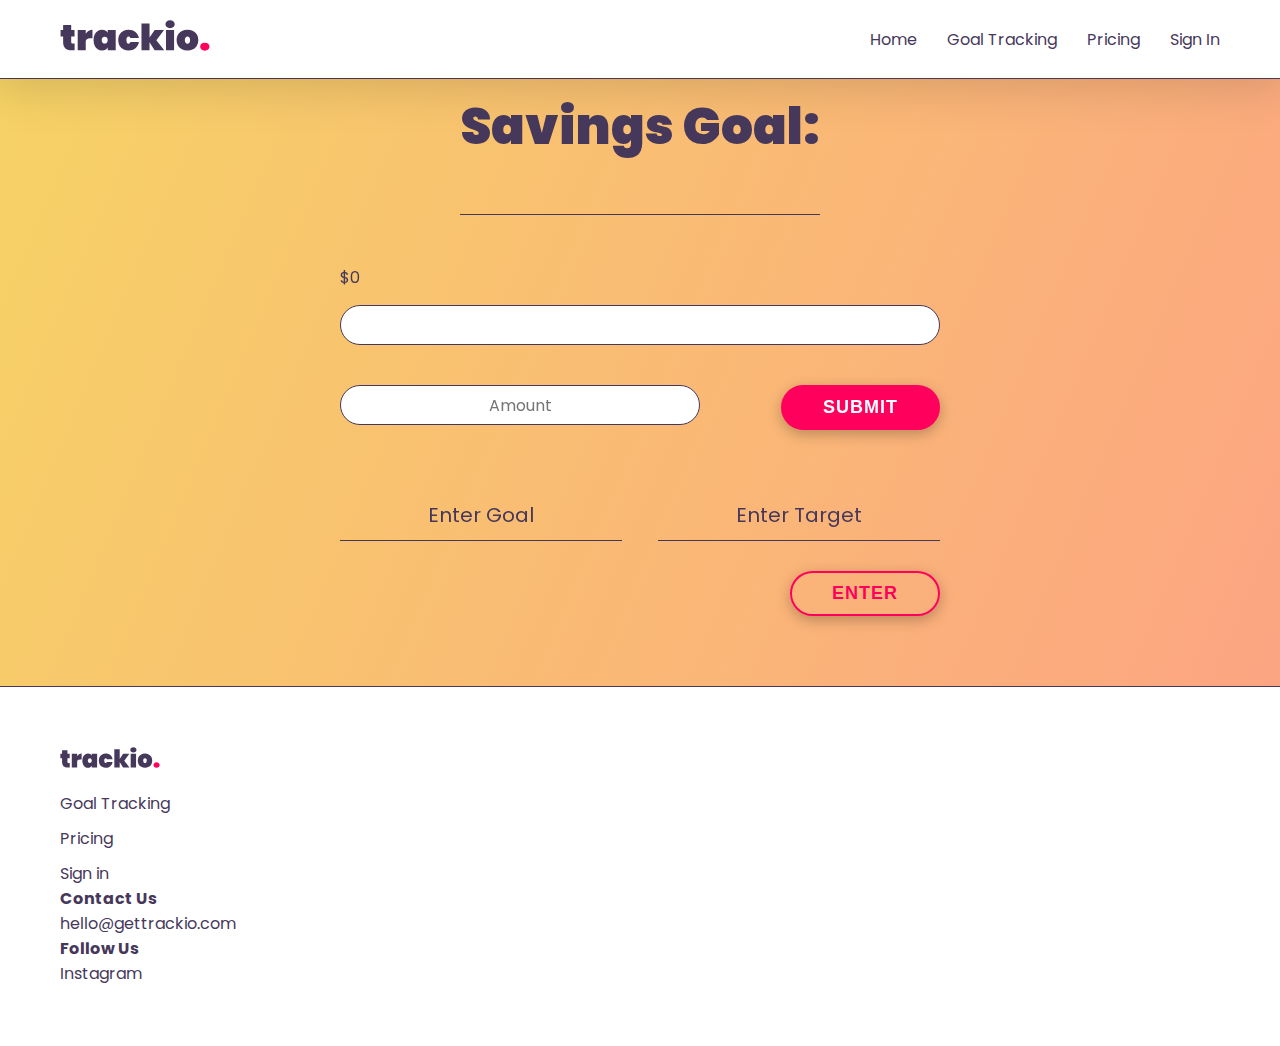
<file: goal-tracking-page.html>
<!DOCTYPE html>
<html lang="en">
  <head>
    <meta charset="UTF-8" />
    <meta http-equiv="X-UA-Compatible" content="IE=edge" />
    <meta name="viewport" content="width=device-width, initial-scale=1.0" />
    <link rel="stylesheet" href="https://unpkg.com/aos@next/dist/aos.css" />
    <link
      rel="stylesheet"
      href="https://cdnjs.cloudflare.com/ajax/libs/font-awesome/6.0.0-beta3/css/all.min.css"
      integrity="sha512-Fo3rlrZj/k7ujTnHg4CGR2D7kSs0v4LLanw2qksYuRlEzO+tcaEPQogQ0KaoGN26/zrn20ImR1DfuLWnOo7aBA=="
      crossorigin="anonymous"
      referrerpolicy="no-referrer"
    />
    <link
      href="https://cdn.jsdelivr.net/npm/bootstrap@5.1.3/dist/css/bootstrap.min.css"
      rel="stylesheet"
      integrity="sha384-1BmE4kWBq78iYhFldvKuhfTAU6auU8tT94WrHftjDbrCEXSU1oBoqyl2QvZ6jIW3"
      crossorigin="anonymous"
    />
    <link rel="stylesheet" href="styles.css" />
    <title>Trackio</title>
    <link rel="icon" type="image/x-icon" href="img/favicon.png" />
    <script src="nav.js" defer></script>
  </head>
  <body class="tracking-page">
    <button
      class="mobile-nav-toggle"
      aria-controls="primary-navigation"
      aria-expanded="false"
    >
      <span class="sr-only">Menu</span>
    </button>

    <nav>
      <div class="container">
        <a href="index.html"><img src="/img/logo.svg" alt="" /></a>
        <!-- removed nav-links from ul-->
        <ul
          data-visible="false"
          id="primary-navigation"
          class="primary-navigation"
        >
          <li><a href="index.html">Home</a></li>
          <li><a href="goal-tracking-page.html">Goal Tracking</a></li>
          <li><a href="pricing.html">Pricing</a></li>
          <li><a href="login.html">Sign In</a></li>
        </ul>
      </div>
    </nav>

    <div class="container text-center mt-5" data-aos="zoom-in">
      <h1>Savings Goal:</h1>
      <div class="user-goal-container">
        <h2 class="user-goal-text"></h2>
      </div>
    </div>

    <div class="container" data-aos="zoom-in">
      <div class="progress-container">
        <div class="goal-container">
          <span class="progressBarPercentage">$0</span>
          <span class="progress-bar-goal"></span>
        </div>

        <div class="progress">
          <div class="progress-done" id="data-container">
            <p class="bar-progress">0%</p>
          </div>
        </div>

        <div class="input-list-container">
          <ul class="input-list"></ul>
        </div>

        <form
          class="user-input-form d-flex justify-content-between align-items-center"
        >
          <input type="number" class="user-input" placeholder="Amount" />
          <button class="input-button btn-primary" type="submit">SUBMIT</button>
        </form>
      </div>
    </div>

    <div class="container" data-aos="zoom-in">
      <form class="goal-form">
        <div class="input-container">
          <input type="text" id="user-wish" placeholder="Enter Goal" />
          <input type="number" id="user-target" placeholder="Enter Target" />
        </div>
        <button class="goal-button" type="submit">ENTER</button>
      </form>
    </div>

    <footer>
      <div class="container">
        <div class="row">
          <div class="col-4 footer-col">
            <a href="#"><img src="/img/logo.svg" alt="" /></a>
            <ul>
              <a href="goal-tracking-page.html"><li>Goal Tracking</li></a>
              <a href="pricing.html"><li>Pricing</li></a>
              <a href="login.html"><li>Sign in</li></a>
            </ul>
          </div>
          <div class="col"></div>
          <div class="col-4">
            <p><strong>Contact Us</strong></p>
            <a href="#">hello@gettrackio.com</a>
            <p class="mt-3"><strong>Follow Us</strong></p>
            <a href="#">Instagram</a>
          </div>
        </div>
      </div>
    </footer>
    <script src="app.js"></script>
    <script src="nav.js"></script>
    <script
      src="https://cdn.jsdelivr.net/npm/bootstrap@5.1.3/dist/js/bootstrap.bundle.min.js"
      integrity="sha384-ka7Sk0Gln4gmtz2MlQnikT1wXgYsOg+OMhuP+IlRH9sENBO0LRn5q+8nbTov4+1p"
      crossorigin="anonymous"
    ></script>
    <script src="https://unpkg.com/aos@next/dist/aos.js"></script>
    <script>
      AOS.init({
        duration: 1000,
      });
    </script>
  </body>
</html>
</file>
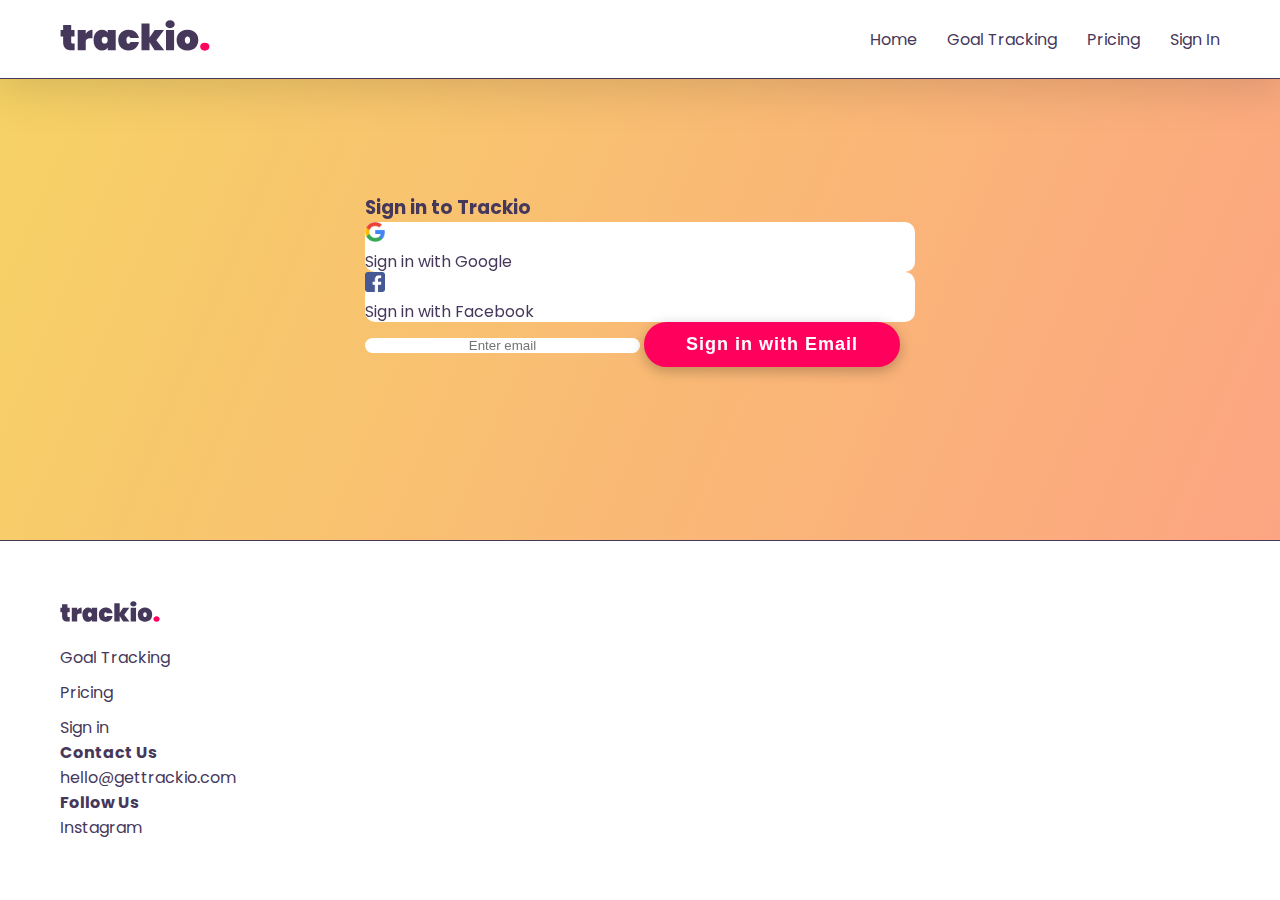
<file: login.html>
<!DOCTYPE html>
<html lang="en">
  <head>
    <meta charset="UTF-8" />
    <meta http-equiv="X-UA-Compatible" content="IE=edge" />
    <meta name="viewport" content="width=device-width, initial-scale=1.0" />
    <link rel="stylesheet" href="https://unpkg.com/aos@next/dist/aos.css" />
    <link
      rel="stylesheet"
      href="https://cdnjs.cloudflare.com/ajax/libs/font-awesome/6.0.0-beta3/css/all.min.css"
      integrity="sha512-Fo3rlrZj/k7ujTnHg4CGR2D7kSs0v4LLanw2qksYuRlEzO+tcaEPQogQ0KaoGN26/zrn20ImR1DfuLWnOo7aBA=="
      crossorigin="anonymous"
      referrerpolicy="no-referrer"
    />
    <link
      href="https://cdn.jsdelivr.net/npm/bootstrap@5.1.3/dist/css/bootstrap.min.css"
      rel="stylesheet"
      integrity="sha384-1BmE4kWBq78iYhFldvKuhfTAU6auU8tT94WrHftjDbrCEXSU1oBoqyl2QvZ6jIW3"
      crossorigin="anonymous"
    />
    <link rel="stylesheet" href="styles.css" />
    <title>User Signin</title>
    <link rel="icon" type="image/x-icon" href="img/favicon.png" />
    <script src="nav.js" defer></script>
  </head>
  <body class="tracking-page">
    <button
      class="mobile-nav-toggle"
      aria-controls="primary-navigation"
      aria-expanded="false"
    >
      <span class="sr-only">Menu</span>
    </button>

    <nav>
      <div class="container">
        <a href="index.html"><img src="/img/logo.svg" alt="" /></a>
        <!-- removed nav-links from ul-->
        <ul
          data-visible="false"
          id="primary-navigation"
          class="primary-navigation"
        >
          <li><a href="index.html">Home</a></li>
          <li><a href="goal-tracking-page.html">Goal Tracking</a></li>
          <li><a href="pricing.html">Pricing</a></li>
          <li><a href="login.html">Sign In</a></li>
        </ul>
      </div>
    </nav>

    <section data-aos="zoom-in">
      <div class="container">
        <div class="signin-container text-center">
          <h3>Sign in to Trackio</h3>
          <div class="row social-signin mt-4">
            <div class="col d-flex align-items-center justify-content-center">
              <img class="social-icon" src="img/google.png" alt="" />
              <p>Sign in with Google</p>
            </div>
          </div>
          <div class="row social-signin mt-4 mb-4">
            <div class="col d-flex align-items-center justify-content-center">
              <img class="social-icon" src="img/facebook.png" alt="" />
              <p>Sign in with Facebook</p>
            </div>
          </div>
          <div class="row">
            <form action="" class="d-flex justify-content-between login-form">
              <input
                type="text"
                name=""
                placeholder="Enter email"
                id="email-input"
              />
              <button class="btn-primary login-btn">Sign in with Email</button>
            </form>
          </div>
        </div>
      </div>
    </section>

    <footer>
      <div class="container">
        <div class="row">
          <div class="col-4 footer-col">
            <a href="#"><img src="/img/logo.svg" alt="" /></a>
            <ul>
              <a href="goal-tracking-page.html"><li>Goal Tracking</li></a>
              <a href="pricing.html"><li>Pricing</li></a>
              <a href="login.html"><li>Sign in</li></a>
            </ul>
          </div>
          <div class="col"></div>
          <div class="col-4">
            <p><strong>Contact Us</strong></p>
            <a href="#">hello@gettrackio.com</a>
            <p class="mt-3"><strong>Follow Us</strong></p>
            <a href="#">Instagram</a>
          </div>
        </div>
      </div>
    </footer>
    <script
      src="https://cdn.jsdelivr.net/npm/bootstrap@5.1.3/dist/js/bootstrap.bundle.min.js"
      integrity="sha384-ka7Sk0Gln4gmtz2MlQnikT1wXgYsOg+OMhuP+IlRH9sENBO0LRn5q+8nbTov4+1p"
      crossorigin="anonymous"
    ></script>
    <script src="nav.js"></script>
    <script src="https://unpkg.com/aos@next/dist/aos.js"></script>
    <script>
      AOS.init({
        duration: 1000,
      });
    </script>
  </body>
</html>
</file>
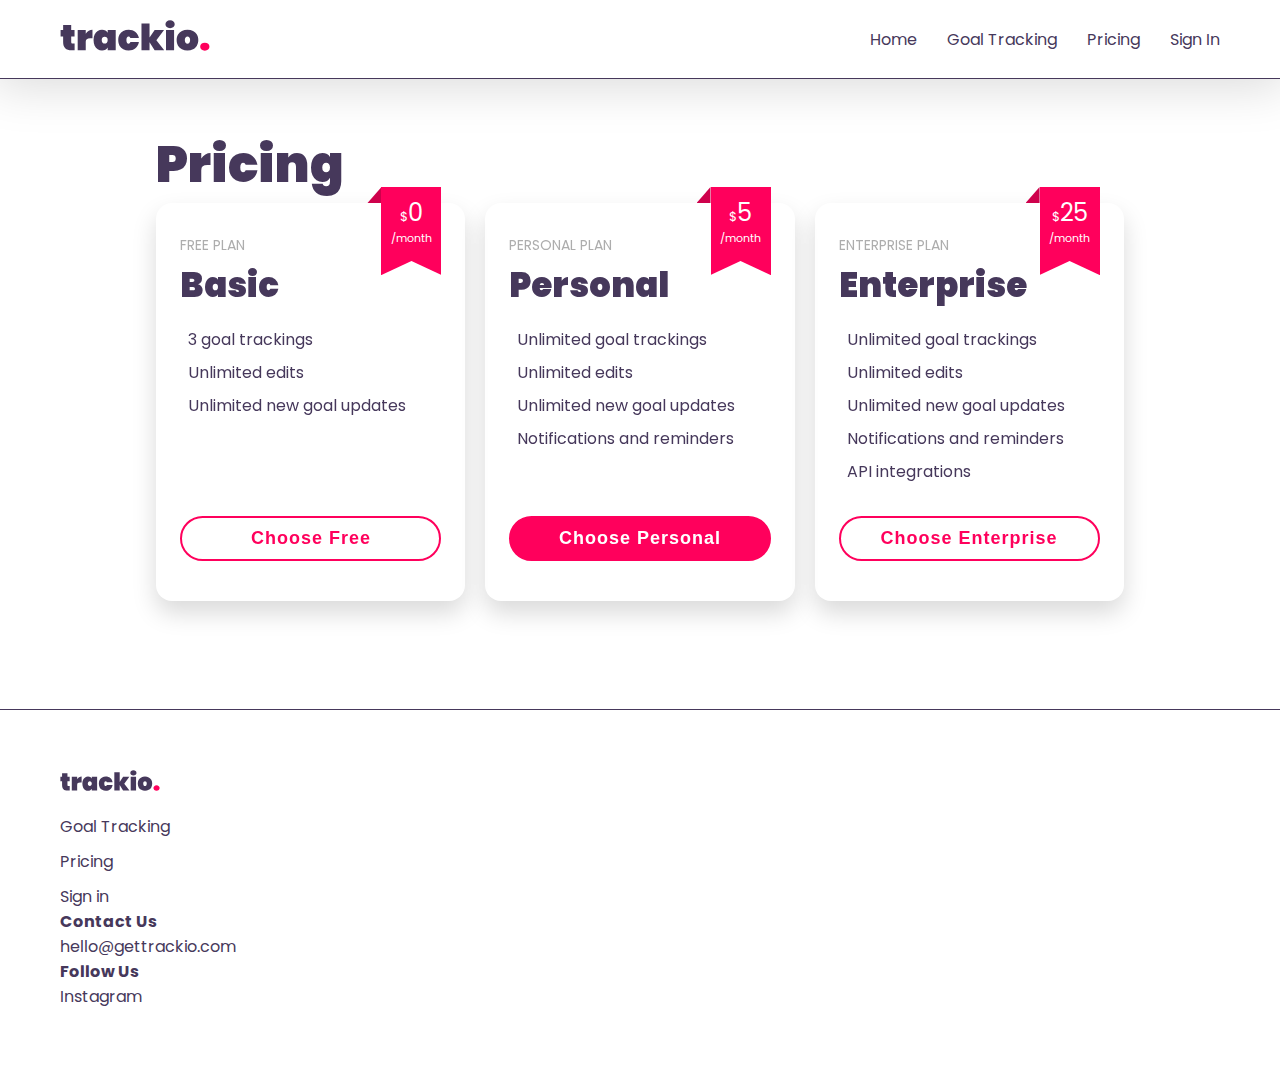
<file: pricing.html>
<!DOCTYPE html>
<html lang="en">
  <head>
    <meta charset="UTF-8" />
    <meta http-equiv="X-UA-Compatible" content="IE=edge" />
    <meta name="viewport" content="width=device-width, initial-scale=1.0" />

    <link rel="stylesheet" href="https://unpkg.com/aos@next/dist/aos.css" />
    <link
      rel="stylesheet"
      href="https://unicons.iconscout.com/release/v4.0.0/css/line.css"
    />
    <link
      rel="stylesheet"
      href="https://cdnjs.cloudflare.com/ajax/libs/font-awesome/6.0.0-beta3/css/all.min.css"
      integrity="sha512-Fo3rlrZj/k7ujTnHg4CGR2D7kSs0v4LLanw2qksYuRlEzO+tcaEPQogQ0KaoGN26/zrn20ImR1DfuLWnOo7aBA=="
      crossorigin="anonymous"
      referrerpolicy="no-referrer"
    />
    <link
      href="https://cdn.jsdelivr.net/npm/bootstrap@5.1.3/dist/css/bootstrap.min.css"
      rel="stylesheet"
      integrity="sha384-1BmE4kWBq78iYhFldvKuhfTAU6auU8tT94WrHftjDbrCEXSU1oBoqyl2QvZ6jIW3"
      crossorigin="anonymous"
    />
    <link rel="stylesheet" href="styles.css" />
    <title>User Signin</title>
    <link rel="icon" type="image/x-icon" href="img/favicon.png" />
    <script src="nav.js" defer></script>
  </head>
  <body>
    <button
      class="mobile-nav-toggle"
      aria-controls="primary-navigation"
      aria-expanded="false"
    >
      <span class="sr-only">Menu</span>
    </button>

    <nav>
      <div class="container">
        <a href="index.html"><img src="/img/logo.svg" alt="" /></a>
        <!-- removed nav-links from ul-->
        <ul
          data-visible="false"
          id="primary-navigation"
          class="primary-navigation"
        >
          <li><a href="index.html">Home</a></li>
          <li><a href="goal-tracking-page.html">Goal Tracking</a></li>
          <li><a href="pricing.html">Pricing</a></li>
          <li><a href="login.html">Sign In</a></li>
        </ul>
      </div>
    </nav>

    <section class="card container grid">
      <h1 class="text-center my-5" data-aos="zoom-in">
        <span class="text-transform-gradient"></span>Pricing
      </h1>
      <div class="card__container grid">
        <!--=============== CARD 1 ================-->
        <article class="card__content grid" data-aos="zoom-in">
          <div class="card__pricing">
            <div class="card__pricing-number">
              <span class="card__pricing-symbol">$</span>0
            </div>
            <span class="card__pricing-month">/month</span>
          </div>
          <header class="card__header">
            <span class="card__header-subtitle">Free plan</span>
            <h1 class="card__header-title">Basic</h1>
          </header>
          <ul class="card__list grid">
            <li class="card__list-item">
              <i class="uil uil-check card__list-icon"></i>
              <p class="card__list-description">3 goal trackings</p>
            </li>
            <li class="card__list-item">
              <i class="uil uil-check card__list-icon"></i>
              <p class="card__list-description">Unlimited edits</p>
            </li>
            <li class="card__list-item">
              <i class="uil uil-check card__list-icon"></i>
              <p class="card__list-description">Unlimited new goal updates</p>
            </li>
          </ul>
          <button class="card__button">Choose Free</button>
        </article>
        <!--=============== CARD 2 ================-->
        <article class="card__content grid" data-aos="zoom-in">
          <div class="card__pricing">
            <div class="card__pricing-number">
              <span class="card__pricing-symbol">$</span>5
            </div>
            <span class="card__pricing-month">/month</span>
          </div>
          <header class="card__header">
            <span class="card__header-subtitle">Personal plan</span>
            <h1 class="card__header-title">Personal</h1>
          </header>
          <ul class="card__list grid">
            <li class="card__list-item">
              <i class="uil uil-check card__list-icon"></i>
              <p class="card__list-description">Unlimited goal trackings</p>
            </li>
            <li class="card__list-item">
              <i class="uil uil-check card__list-icon"></i>
              <p class="card__list-description">Unlimited edits</p>
            </li>
            <li class="card__list-item">
              <i class="uil uil-check card__list-icon"></i>
              <p class="card__list-description">Unlimited new goal updates</p>
            </li>
            <li class="card__list-item">
              <i class="uil uil-check card__list-icon"></i>
              <p class="card__list-description">Notifications and reminders</p>
            </li>
          </ul>
          <button class="card__button card__button-main">
            Choose Personal
          </button>
        </article>
        <!--=============== CARD 3 ================-->
        <article class="card__content grid" data-aos="zoom-in">
          <div class="card__pricing">
            <div class="card__pricing-number">
              <span class="card__pricing-symbol">$</span>25
            </div>
            <span class="card__pricing-month">/month</span>
          </div>
          <header class="card__header">
            <span class="card__header-subtitle">Enterprise plan</span>
            <h1 class="card__header-title">Enterprise</h1>
          </header>

          <ul class="card__list grid">
            <li class="card__list-item">
              <i class="uil uil-check card__list-icon"></i>
              <p class="card__list-description">Unlimited goal trackings</p>
            </li>
            <li class="card__list-item">
              <i class="uil uil-check card__list-icon"></i>
              <p class="card__list-description">Unlimited edits</p>
            </li>
            <li class="card__list-item">
              <i class="uil uil-check card__list-icon"></i>
              <p class="card__list-description">Unlimited new goal updates</p>
            </li>
            <li class="card__list-item">
              <i class="uil uil-check card__list-icon"></i>
              <p class="card__list-description">Notifications and reminders</p>
            </li>
            <li class="card__list-item">
              <i class="uil uil-check card__list-icon"></i>
              <p class="card__list-description">API integrations</p>
            </li>
          </ul>
          <button class="card__button">Choose Enterprise</button>
        </article>
      </div>
    </section>

    <footer>
      <div class="container">
        <div class="row">
          <div class="col-4 footer-col">
            <a href="#"><img src="/img/logo.svg" alt="" /></a>
            <ul>
              <a href="goal-tracking-page.html"><li>Goal Tracking</li></a>
              <a href="pricing.html"><li>Pricing</li></a>
              <a href="login.html"><li>Sign in</li></a>
            </ul>
          </div>
          <div class="col"></div>
          <div class="col-4">
            <p><strong>Contact Us</strong></p>
            <a href="#">hello@gettrackio.com</a>
            <p class="mt-3"><strong>Follow Us</strong></p>
            <a href="#">Instagram</a>
          </div>
        </div>
      </div>
    </footer>
    <script
      src="https://cdn.jsdelivr.net/npm/bootstrap@5.1.3/dist/js/bootstrap.bundle.min.js"
      integrity="sha384-ka7Sk0Gln4gmtz2MlQnikT1wXgYsOg+OMhuP+IlRH9sENBO0LRn5q+8nbTov4+1p"
      crossorigin="anonymous"
    ></script>
    <script src="nav.js"></script>
    <script src="https://unpkg.com/aos@next/dist/aos.js"></script>
    <script>
      AOS.init({
        duration: 1000,
      });
    </script>
  </body>
</html>
</file>
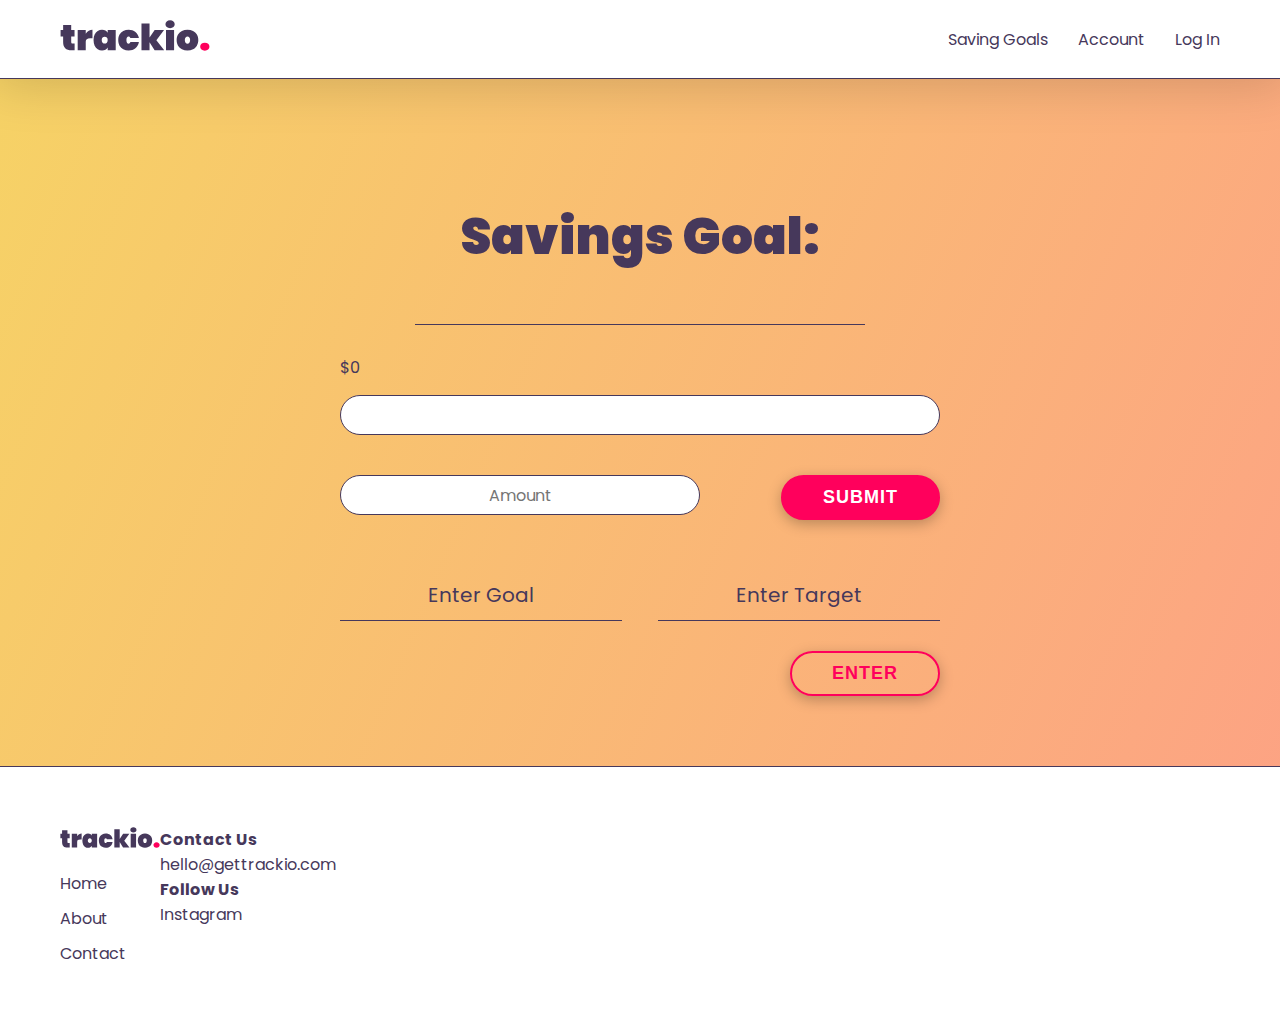
<file: progress-bar-page.html>
<!DOCTYPE html>
<html lang="en">
  <head>
    <meta charset="UTF-8" />
    <meta http-equiv="X-UA-Compatible" content="IE=edge" />
    <meta name="viewport" content="width=device-width, initial-scale=1.0" />
    <link
      rel="stylesheet"
      href="https://cdnjs.cloudflare.com/ajax/libs/font-awesome/6.0.0-beta3/css/all.min.css"
      integrity="sha512-Fo3rlrZj/k7ujTnHg4CGR2D7kSs0v4LLanw2qksYuRlEzO+tcaEPQogQ0KaoGN26/zrn20ImR1DfuLWnOo7aBA=="
      crossorigin="anonymous"
      referrerpolicy="no-referrer"
    />
    <link rel="stylesheet" href="styles.css" />
    <title>trackio</title>
    <script src="nav.js" defer></script>
  </head>
  <body class="tracking-page">
    <button
      class="mobile-nav-toggle"
      aria-controls="primary-navigation"
      aria-expanded="false"
    >
      <span class="sr-only">Menu</span>
    </button>

    <nav>
      <div class="container">
        <a href="index.html"><img src="/img/logo.svg" alt="" /></a>
        <!-- removed nav-links from ul-->
        <ul
          data-visible="false"
          id="primary-navigation"
          class="primary-navigation"
        >
          <li><a href="progress-bar-page.html">Saving Goals</a></li>
          <li><a href="#">Account</a></li>
          <li><a href="login.html">Log In</a></li>
        </ul>
      </div>
    </nav>

    <div class="tracking-section">
      <h1>Savings Goal:</h1>
      <div class="user-goal-container">
        <h2 class="user-goal-text"></h2>
      </div>
    </div>

    <div class="form-container">
      <div class="goal-container">
        <span class="progressBarPercentage">$0</span>
        <span class="progress-bar-goal"></span>
      </div>

      <div class="progress">
        <div class="progress-done" id="data-container">
          <p class="bar-progress">0%</p>
        </div>
      </div>

      <div class="input-list-container">
        <ul class="input-list"></ul>
      </div>

      <form class="user-input-form">
        <input type="number" class="user-input" placeholder="Amount" />
        <button class="input-button btn-primary" type="submit">SUBMIT</button>
      </form>
    </div>

    <div class="container">
      <form class="goal-form">
        <div class="input-container">
          <input type="text" id="user-wish" placeholder="Enter Goal" />
          <input type="number" id="user-target" placeholder="Enter Target" />
        </div>
        <button class="goal-button" type="submit">ENTER</button>
      </form>
    </div>

    <footer>
      <div class="container">
        <div class="left-col-footer">
          <a href="#"><img src="/img/logo.svg" alt="" /></a>
          <ul>
            <a href="#"><li>Home</li></a>
            <a href="#"><li>About</li></a>
            <a href="#"><li>Contact</li></a>
          </ul>
        </div>
        <div class="middle-col-footer">
          <p><strong>Contact Us</strong></p>
          <a href="#">hello@gettrackio.com</a>
          <p><strong>Follow Us</strong></p>
          <a href="#">Instagram</a>
        </div>
      </div>
    </footer>
    <script src="app.js"></script>
    <script src="nav.js"></script>
  </body>
</html>
</file>
<file: styles.css>
@import url('https://fonts.googleapis.com/css2?family=Poppins:wght@100;200;300;400;500;600;700&display=swap');

* {
  box-sizing: border-box;
  margin: 0;
  padding: 0;
}

body {
  background: #fff;
  font-family: 'Poppins', sans-serif;
  min-height: 100vh;
  color: #46385b;
  display: flex !important;
  flex-direction: column !important;
  justify-content: space-between !important;
  overflow-x: hidden;
  overflow-wrap: break-word;
}

.tracking-page {
  background: linear-gradient(112.87deg, #f6d365 0%, #fda085 100%);
  overflow-x: hidden;
  overflow-wrap: break-word;
}

/*** Tracking Page ***/
.tracking-section {
  margin: 120px auto 0;
  width: 600px;
}

.tracking-section h1,
.tracking-section {
  text-align: center;
}

h1 {
  font-size: 50px;
  font-weight: 900;
}

h2 {
  font-size: 40px;
}

h6 {
  margin-bottom: 0;
}

/*** Override bootstrap p margin-bottom ***/
p {
  margin-bottom: 0;
}

nav {
  background: #fff;
  box-shadow: 0px 0px 50px 7px rgba(0, 0, 0, 0.15);
  padding: 10px 0;
  border-bottom: 1px solid #46385b;
}

.container {
  padding: 10px 60px;
}

nav .container {
  display: flex !important;
  justify-content: space-between !important;
  align-items: center !important;
}

nav ul {
  display: flex;
  margin-bottom: 0;
}

li {
  list-style: none;
}

nav li {
  padding-left: 30px;
}

nav img {
  width: 150px;
}

a {
  text-decoration: none;
  color: #46385b;
  transition: all 0.3s ease;
}

a:hover {
  font-weight: 700;
  color: #46385b;
}

button {
  padding: 10px 40px;
  font-weight: 700;
  box-shadow: 0px 4px 14px rgba(0, 0, 0, 0.25);
  border-radius: 40px;
  transition: all 0.5s ease;
  font-size: 18px;
  letter-spacing: 1px;
}

ol,
ul {
  padding-left: 0 !important;
}

section {
  margin: 60px 0;
}

/*** HERO SECTION ***/
header {
  width: 100%;
}

.hero-section {
  margin-top: 0;
  min-height: 80vh;
  display: flex;
  align-items: center;
  background-image: url('img/clouds.svg'),
    linear-gradient(
      99.48deg,
      rgba(246, 208, 102, 0.43) 0%,
      rgba(253, 160, 133, 0.43) 100%
    );
  background-repeat: no-repeat;
  background-position-x: 10%;
  background-position-y: 10%;
  border-bottom: 1px solid #46385b;
}

input:focus {
  outline: none;
}

.user-input-form {
  width: 100%;
}

.btn-primary {
  border: none;
  background: #ff005c;
  color: #fff;
  border: 2px solid #ff005c;
}

.btn-primary:hover {
  background: #71d8a4;
  color: #fff;
  border: 2px solid #71d8a4;
}

.user-input-form .btn-primary {
  float: right;
}

.user-input-form input {
  font-size: 1rem;
  border: 1px solid #46385b;
  background: #fff;
  border-radius: 40px;
  text-align: center;
  height: 40px;
  font-family: inherit;
  color: #b5afbd;
  width: 60%;
}

input::-webkit-outer-spin-button,
input::-webkit-inner-spin-button {
  -webkit-appearance: none;
  margin: 0;
}

.input-list-container ul {
  margin-top: 40px;
  margin-bottom: 40px;
}

.input-list li {
  list-style: none;
  text-align: center;
  padding: 10px 0;
  border-left: 1px solid #46385b;
  border-right: 1px solid #46385b;
}

.input-list li:nth-child(odd) {
  background: #fff;
}
.input-list li:nth-child(even) {
  background: #f6f3f3;
}

.input-list li:first-child {
  border-top-left-radius: 20px;
  border-top-right-radius: 20px;
  border-top: 1px solid #46385b;
  border-left: 1px solid #46385b;
  border-right: 1px solid #46385b;
}
.input-list li:last-child {
  border-bottom-left-radius: 20px;
  border-bottom-right-radius: 20px;
  border-bottom: 1px solid #46385b;
  border-left: 1px solid #46385b;
  border-right: 1px solid #46385b;
}

.form-container {
  width: 600px;
  margin: 0 auto;
}

.progress {
  background-color: #fff;
  border: 1px solid #46385b;
  border-radius: 20px;
  margin: 15px 0;
  height: 40px;
  width: 100%;
}

.progress-done {
  background: #25d341;
  border-right: 1px solid #46385b;
  border-radius: 20px;
  color: #46385b;
  display: flex;
  align-items: center;
  justify-content: center;
  height: 100%;
  width: 0;
  opacity: 0;
  transition: 1s ease 0.3s;
}

.progress-container {
  width: 600px;
  margin: 0 auto;
}

.goal-container {
  display: flex;
  justify-content: space-between;
}

/*** Enter Goal Enter Target Form ***/
.goal-form {
  margin: 50px auto 0;
  text-align: right;
  max-width: 600px;
}

.goal-button {
  background: none;
  border: solid 2px #ff005c;
  color: #ff005c;
}

.goal-button:hover {
  background: #fff;
  color: #ff005c;
}

.btn-secondary:hover {
  background: #ff005c;
  border: solid 2px #ff005c;
  color: #fff;
}

.input-container {
  margin: 0 auto;
  width: 600px;
  display: flex;
  justify-content: space-between;
}

.goal-form input {
  border: none;
  background: none;
  border-bottom: 1px solid #46385b;
  color: #46385b;
  text-align: center;
  padding-bottom: 10px;
  font-family: inherit;
  width: 47%;
  margin-bottom: 30px;
  font-size: 20px;
}

.goal-form ::placeholder {
  color: #46385b;
}

.user-goal-container {
  margin: 0 auto;
  border-bottom: 1px solid #46385b;
  max-width: 450px;
  min-height: 50px;
  margin-bottom: 30px;
}

/*** ABOUT SECTION HOME PAGE STYLING ***/
.about-section {
  border-top: 1px solid #46385b;
  border-bottom: 1px solid #46385b;
  padding-top: 120px;
  padding-bottom: 120px;
}

.about-img {
  border: 1px solid #46385b;
}

/*** ICONS SECTION STYLING ***/
.icons-section {
  background: linear-gradient(112.87deg, #f6d365 0%, #fda085 100%);
  padding: 90px 0;
  border-top: 1px solid #46385b;
  border-bottom: 1px solid #46385b;
}

.icons-row {
  margin-top: 40px;
}

/*** SIGN IN PAGE ***/
.social-signin {
  background: #fff;
  height: 50px;
  border-radius: 10px;
  margin: 0;
  transition: ease-in-out 0.4s ease;
  cursor: pointer;
}

.social-signin:hover {
  border: 1px solid #46385b;
}

.signin-container {
  margin: 0 auto;
  max-width: 550px;
}

.social-icon {
  width: 20px;
  height: 20px;
}

.social-signin img {
  margin-right: 10px;
}

.signin-container input {
  width: 50%;
  border-radius: 10px;
  border: none;
  color: #46385b;
  text-align: center;
}

.signin-container form {
  width: 100%;
}

/*** PRICING CARDS ***/
/*================== Font and typography =====================*/
:root {
  --biggest-font-size: 1.75rem;
  --h2-font-size: 1.25rem;
  --normal-font-size: 0.938rem;
  --small-font-size: 0.813rem;
  --smaller-font-size: 0.75rem;
  --tiny-font-size: 0.625rem;

  /*================= Margin bottoms ===================*/
  --mb-0-25: 0.25rem;
  --mb-0-5: 0.5rem;
  --mb-1: 1rem;
  --mb-1-25: 1.25rem;
  --mb-1-5: 1.5rem;
  --mb-2: 2rem;
}

@media screen and (min-width: 968px) {
  :root {
    --biggest-font-size: 2.125rem;
    --h2-font-size: 1.5rem;
    --normal-font-size: 1rem;
    --small-font-size: 0.875rem;
    --smaller-font-size: 0.813rem;
    --tiny-font-size: 0.688rem;
  }
}

/*================ BASE ================*/

.grid {
  display: grid;
}
/*================ REUSABLE CSS CLASSES ================*/
/*================ CARD PRICING ================*/
.card {
  padding: 3rem 3rem;
  border: none;
  background: transparent !important;
}

.card__button {
  background-color: #fff;
  border: 2px solid #ff005c;
  color: #ff005c;
  transition: ease-in-out 400ms;
  width: 100%;
  box-shadow: none;
}

.card__button:hover {
  background-color: #ff005c;
  border: 2px solid #ff005c;
  color: #fff;
  transition: all 300ms;
  box-shadow: 0 12px 24px rgb(255, 0, 76, 0.2);
}

.card__button-main {
  background-color: #ff005c;
  border: 2px solid #ff005c;
  color: #fff;
  width: 100%;
}

.card__button-main:hover {
  background-color: #71d8a4;
  border: 2px solid #71d8a4;
  color: #fff;
  box-shadow: 0 12px 24px rgb(62, 247, 185, 0.2);
}

.card__container {
  gap: 3rem 1.25rem !important;
}

.card__content {
  position: relative;
  padding: 2rem 1.5rem 2.5rem;
  border-radius: 1rem;
  box-shadow: 0 12px 24px rgba(0, 0, 0, 0.15);
  transition: 0.4s;
}

.card__content:hover {
  box-shadow: 0 12px 24px rgba(0, 0, 0, 0.35);
  transition: 0.4s;
}

.card__header-img {
  width: 30px;
  height: 30px;
}

.card__header-subtitle {
  display: block;
  font-size: var(--small-font-size);
  color: rgb(173, 173, 173);
  text-transform: uppercase;
  margin-bottom: var(--mb-0-25);
}

.card__header-title {
  font-size: var(--biggest-font-size);
  margin-bottom: var(--mb-1);
}

.card__pricing {
  position: absolute;
  background-color: #ff005c;
  width: 60px;
  height: 88px;
  right: 1.5rem;
  top: -1rem;
  padding-top: 0.5rem;
  text-align: center;
}

.card__pricing-symbol {
  font-size: var(--smaller-font-size);
}

.card__pricing-number {
  font-size: var(--h2-font-size);
}

.card__pricing-month {
  display: block;
  font-size: var(--tiny-font-size);
}

.card__pricing-number,
.card__pricing-month {
  color: #fff;
}

.card__pricing::after,
.card__pricing::before {
  content: '';
  position: absolute;
}

.card__pricing::after {
  width: 100%;
  height: 14px;
  background-color: #fff;
  left: 0;
  bottom: 0;
  clip-path: polygon(0 100%, 50% 0, 100% 100%);
}

.card__pricing::before {
  width: 14px;
  height: 16px;
  background-color: #ce014c;
  top: 0;
  left: -14px;
  clip-path: polygon(0 100%, 100% 0, 100% 100%);
}

.card__list {
  row-gap: 0.5rem;
  margin-bottom: var(--mb-2);
}

.card__list-item {
  display: flex;
  align-items: center;
}

.card__list-icon {
  font-size: 1.5rem;
  color: #ff005c;
  margin-right: var(--mb-0-5);
}

.card__button {
  align-self: flex-end;
}

/*================ MEDIA QUERIES ================*/
/* For small devices */
@media screen and (max-width: 320px) {
  .card {
    padding: 1rem 1rem;
  }

  .card__content {
    padding: 2rem 1.25rem;
    border-radius: 1rem;
  }
}

/* For medium devices */
@media screen and (min-width: 568px) {
  .card__container {
    grid-template-columns: repeat(2, 1fr);
  }

  .card__content {
    grid-template-rows: repeat(2, max-content);
  }

  .card__button {
    align-self: flex-end;
  }
}

/* For large devices */
@media screen and (min-width: 968px) {
  .container {
    margin: 0 auto;
  }
  .card {
    align-items: center;
  }
  .card__container {
    grid-template-columns: repeat(3, 1fr);
  }

  .card__header-subtitle {
    font-size: var(--small-font-size);
  }
} /*=============== FOOTER STYLING ==================*/
footer {
  background: #fff;
  margin-top: 60px;
  border-top: 1px solid #46385b;
  padding-top: 50px;
  padding-bottom: 50px;
}

footer .container {
  display: flex;
}

footer ul {
  margin-top: 1rem;
  padding-left: 0;
}
footer li {
  list-style: none;
  margin-top: 10px;
}

footer img {
  width: 100px;
}

.social-heading {
  margin-top: 10px;
}

/*** MOBILE NAV BAR STYLING ***/

.mobile-nav-toggle {
  display: none;
}

/*** MEDIA QUERIES ***/
@media screen and (max-width: 768px) {
  h1 {
    font-size: 42px;
  }

  .input-container {
    width: auto;
  }

  .btn-primary {
    font-size: 16px;
  }

  .about-img {
    margin-bottom: 3rem;
  }

  .about-section__middle {
    flex-direction: column-reverse;
  }

  /*** PRIMARY HEADER ***/

  .primary-navigation ul {
    padding: 0;
  }

  .primary-navigation li {
    padding-bottom: 30px;
  }

  .primary-navigation {
    position: fixed;
    z-index: 1000;
    inset: 0 0 0 30%;
    display: flex;
    flex-direction: column;
    padding: min(30vh, 10rem) 2em;
    background: #fff;
    border-left: 1px solid #46385b;
    transform: translateX(100%);
    /*** MOBILE NAV ANIMATION ***/
    transition: transform 350ms ease-out;
  }

  .primary-navigation[data-visible='true'] {
    transform: translateX(0%);
  }

  .mobile-nav-toggle {
    display: block;
    position: absolute;
    padding: 0;
    z-index: 9999;
    border-radius: 0px;
    box-shadow: none;
    background: url('img/icon-hamburger.svg');
    background-repeat: no-repeat;
    border: 0;
    width: 2rem;
    aspect-ratio: 1;
    top: 1.7rem;
    right: 2rem;
  }

  .mobile-nav-toggle[aria-expanded='true'] {
    background-image: url('img/icon-close.svg');
  }

  .form-container {
    width: 100%;
    padding: 0 60px;
  }

  .container,
  .container-sm {
    max-width: 100%;
  }

  .login-btn {
    display: block !important;
    width: 100%;
  }
  .login-form {
    display: block !important;
    width: 100%;
  }

  .login-form input {
    width: 100%;
    height: 45px;
    margin-bottom: 25px;
  }

  .progress-container {
    width: 100%;
  }

  .goal-form input {
    border-radius: 0%;
  }

  .tracking-section {
    width: 100%;
    padding: 0 60px;
  }

  .icons-row__text {
    margin-bottom: 40px;
  }
}

@media screen and (max-width: 568px) {
  .hero-img-container {
    margin-top: 50px;
  }

  .hero-text-container {
    margin-top: 50px;
  }

  .hero-section {
    background-repeat: no-repeat;
    background-position-x: 10%;
    background-position-y: 30%;
    border-bottom: 1px solid #46385b;
  }

  h1 {
    font-size: 36px;
  }

  .container {
    padding: 10px 20px;
  }
}

@media screen and (max-width: 500px) {
  h1 {
    font-size: 32px;
  }

  .user-input-form {
    display: block !important;
  }

  .user-input-form input {
    width: 100%;
    display: block;
  }

  .user-input-form .btn-primary {
    margin-top: 30px;
    float: right;
  }
}

@supports (backdrop-filter: blur(1rem)) {
  .primary-navigation {
    background: #fff;
  }
}

@media screen and (max-width: 500px) {
  .hero-text-container button {
    width: 100%;
  }

  .footer-col {
    margin-bottom: 1.75rem;
  }
}

/*============== ANIMATIONS =============*/
</file>
